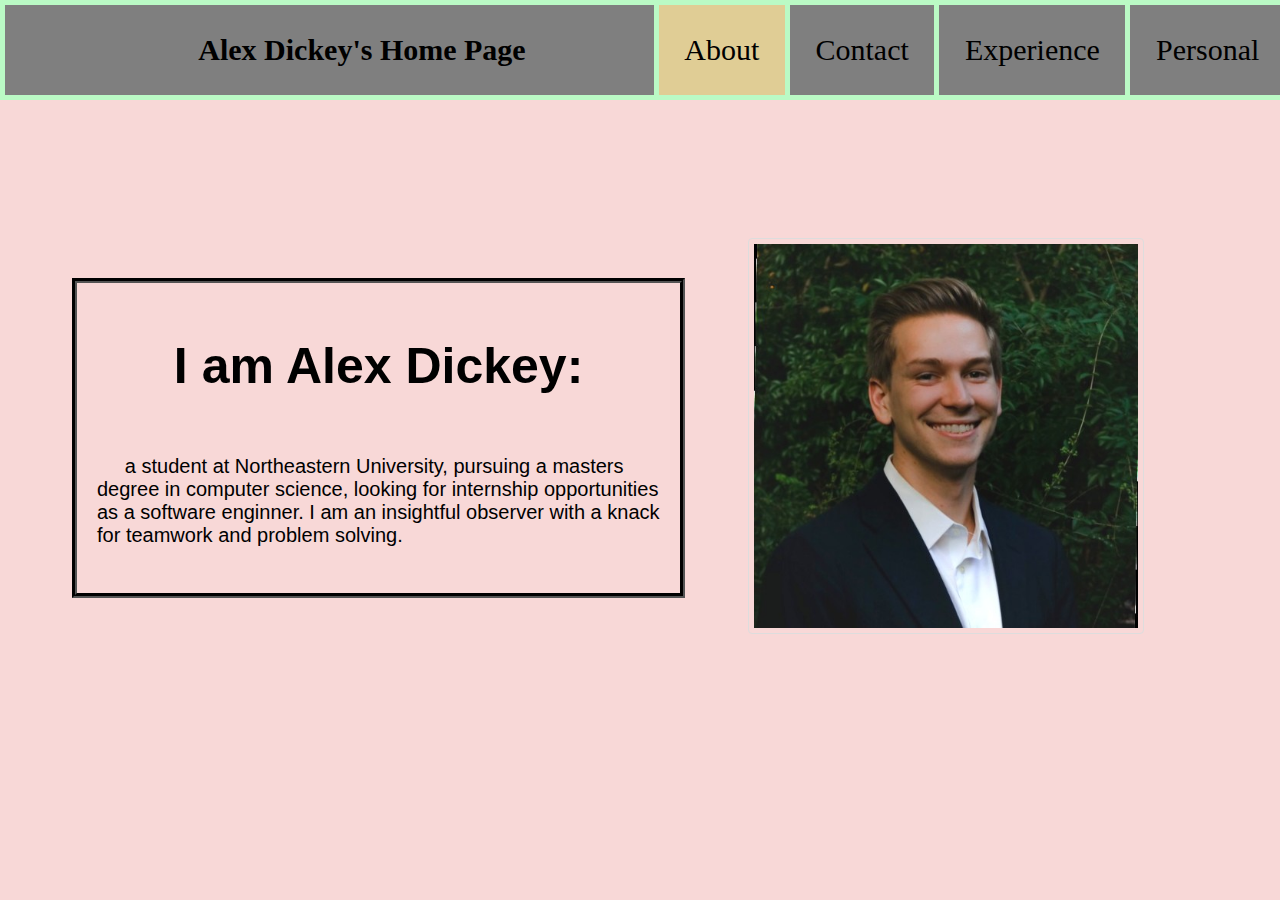
<file: index.html>
<!-- There should be a page about you, including references to any experience or 
    education you want to include.  This should also be your home or landing page.
-->

<!DOCTYPE html>
<html>
<head>
	<meta charset="utf-8">
	<meta name="viewport" content="width=device-width, initial-scale=1">
    <link rel="stylesheet" href="style.css">
	<title>Alex's Homepage</title>
</head>
<body>
        <div class="navBar navBar-Text">
            <div id="navBar-nameTag">Alex Dickey's Home Page</div>
            <a href="https://alexdickey.github.io/"> 
                <span class="navBar-Container selected-navBar-Container"> About</span>
            </a>
            <a href="https://alexdickey.github.io/contact/">
                <span class="navBar-Container">Contact </span>
            </a>
            
            <a href="https://alexdickey.github.io/experience/">
                <span class="navBar-Container"> Experience</span>
            </a>
            <a href="https://alexdickey.github.io/personal/">
                <span class="navBar-Container"> Personal </span>
            </a>
        </div>

        <div class="main-text-container"> 
            <div class="heading-container">
                <h1> I am Alex Dickey: </h1> 
            </div>
            <div class="text-container">
                &nbsp;&nbsp;&nbsp;&nbsp; a student at Northeastern University, pursuing a masters degree in computer science,
                looking for internship opportunities as a software enginner. I am an insightful observer with a knack for
                teamwork and problem solving. 
            </div>
        </div>
        <img src="linkedIn_headshot.jpg" alt="Alex Dickey">
</body>
</html>
</file>
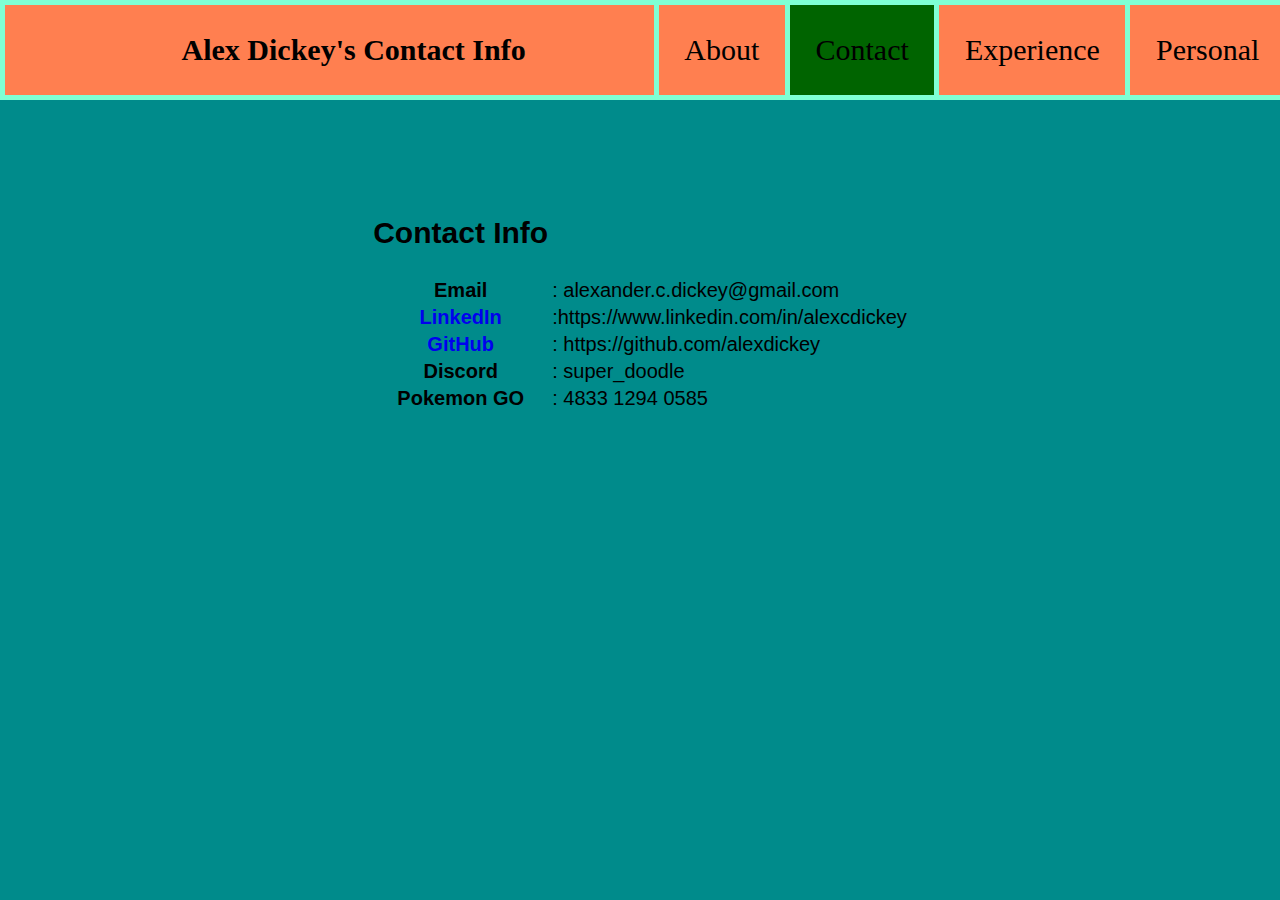
<file: contact/index.html>
<!-- One page should reference any forms of contact or online presence you wish to prompt.  This should include (if available):
    - Your email address
    - Your public Github repo
    - Your LinkedIn account
    - Instagram/Twitter/Facebook links (if they contain content you are okay with professionals seeing).
 -->
<!DOCTYPE html>
<html>
<head>
	<meta charset="utf-8">
	<meta name="viewport" content="width=device-width, initial-scale=1">
    <link rel="stylesheet" href="style.css">
	<title>Contact Information</title>
	<style>
       
    </style>
</head>
<body>
	<div class="navBar navBar-Text">
		<div id="navBar-nameTag">Alex Dickey's Contact Info</div>
        <a href="https://alexdickey.github.io/"> 
            <span class="navBar-Container"> About</span>
        </a>
        <a href="https://alexdickey.github.io/contact/">
            <span class="navBar-Container" id="selected" > Contact </span>
        </a>
        <a href="https://alexdickey.github.io/experience/">
            <span class="navBar-Container"> Experience</span>
        </a>
        <a href="https://alexdickey.github.io/personal/">
            <span class="navBar-Container"> Personal </span>
        </a>
    </div>
    <div class="main-text-container">
        <table>
			<tr>
				<td><h2>Contact Info</h2></td>
			</tr>
			<tr>
				<th>Email</th>
				<td>: alexander.c.dickey@gmail.com</td>
			</tr>
			<tr>
				<th><a href="https://www.linkedin.com/in/alexcdickey"> LinkedIn </a></th>
				<td>:https://www.linkedin.com/in/alexcdickey</td>
			</tr>
            <tr>
				<th><a href="https://github.com/alexdickey"> GitHub</a></th>
				<td>: https://github.com/alexdickey</td>
			</tr>
            <tr>
				<th>Discord</th>
				<td>: super_doodle</td>
			</tr>
            <tr>
				<th>Pokemon GO</th>
				<td>:  4833 1294 0585</td>
			</tr>
		</table>
    </div>
</body>
</html>
</file>
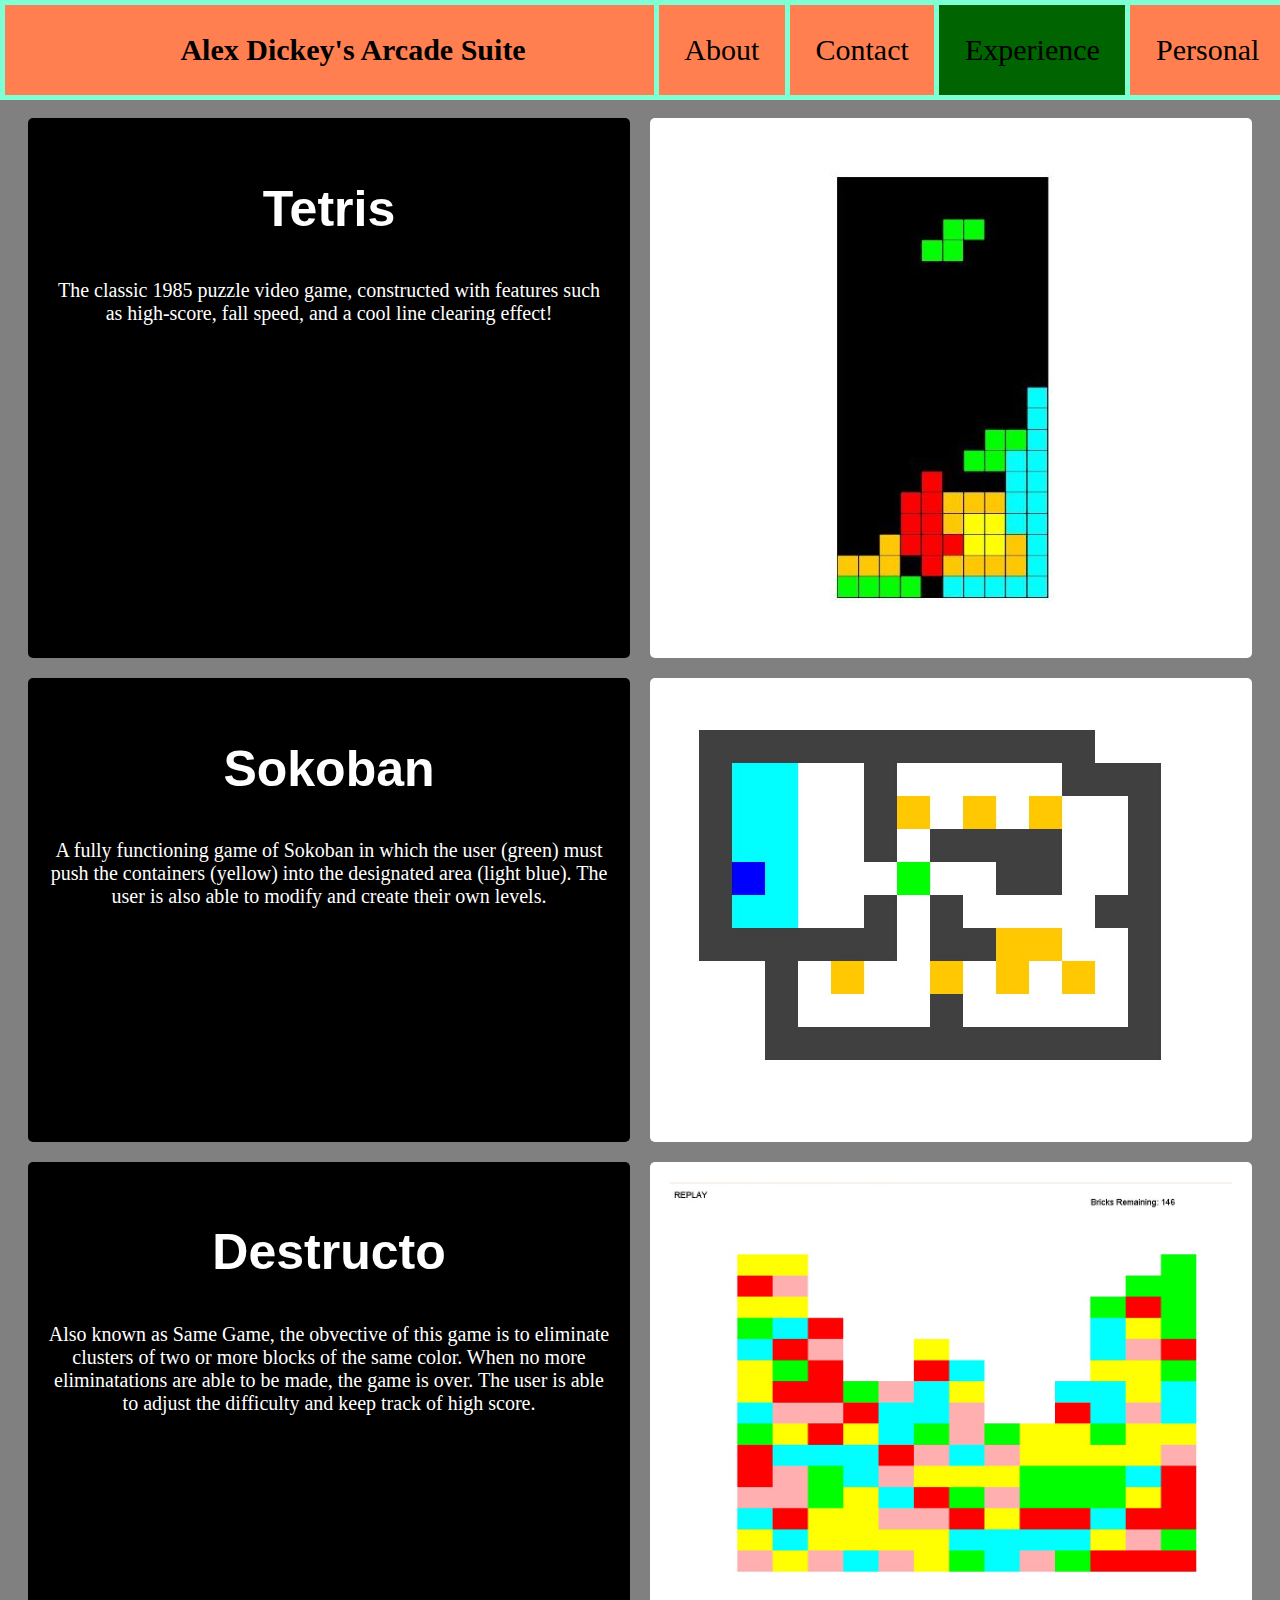
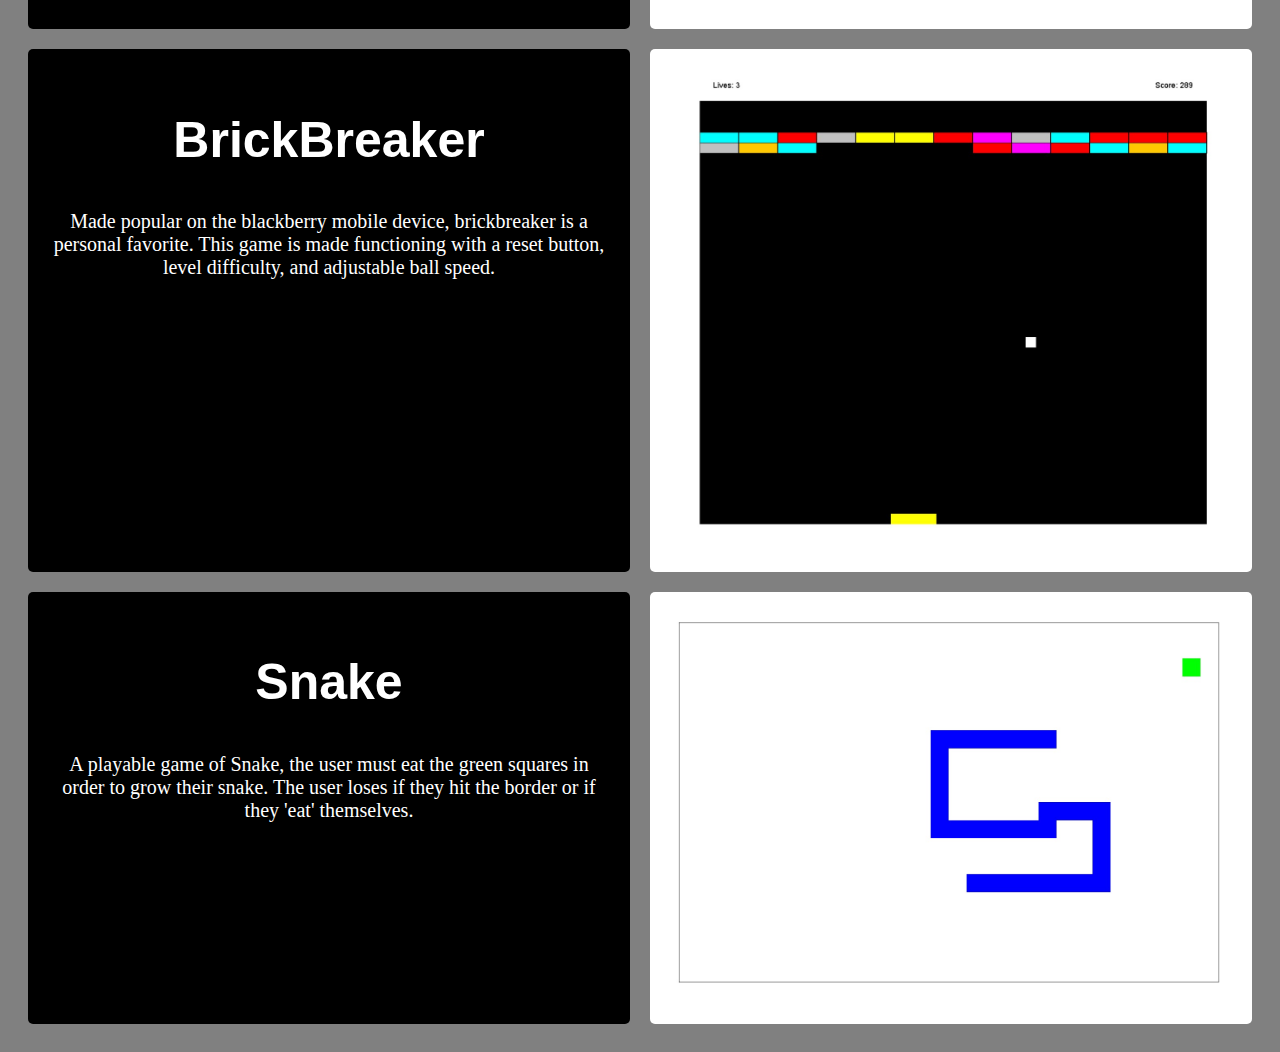
<file: experience/index.html>
<!-- There should be a page that links to or describes any projects you’ve done 
    (either personal, academic or professional.)  Links to specific code repos should be present if possible. -->

<!DOCTYPE html>
<html>
<head>
    <meta charset="utf-8">
    <meta name="viewport" content="width=device-width, initial-scale=1">
    <link rel="stylesheet" href="style.css">
    <title>Experience</title>
</head>
<body>
    <div class="navBar navBar-Text">
        <div id="navBar-nameTag">Alex Dickey's Arcade Suite</div>
        <a href="https://alexdickey.github.io/"> 
            <span class="navBar-Container navBar-Text"> About</span>
        </a>
        <a href="https://alexdickey.github.io/contact/">
            <span class="navBar-Container navBar-Text"> Contact </span>
        </a>
        <a href="https://alexdickey.github.io/experience/">
            <span class="navBar-Container navBar-Text selected-navBar-Container"> Experience</span>
        </a>
        <a href="https://alexdickey.github.io/personal/">
            <span class="navBar-Container navBar-Text"> Personal </span>
        </a>
    </div>
    <!-- <a href="https://www.linkedin.com/in/alexcdickey/"> LinkedIn </a> -->


    <!-- <div class="experience-container">
        <div> Experience: arcade suite, league of legends hero selector, pokemon fire red XP calculator</div>
        <div class="item-checkers"> CHECKERS - Include Photo of Game - Description - It being ran <div> 
        <div class="item-checkers"> OTHELLO - Include Photo of Game - Description - It being ran <div> 
        <div class="arcade-suite-tetris"> TETRIS - Include Photo of Game - Description - It being ran <div> 
        <div> MUSIC NOTATION - Include Photo of Game - Description - It being ran <div> 
    </div> -->
    <div class="experience-container">
        <div class="item-text">
            <h2>Tetris</h2>
            The classic 1985 puzzle video game, constructed with features such as high-score, fall speed, and a cool line clearing effect!
        </div> 
        <div class="item-image"> <img src="arcade_suite_imgs/tetris.jpg" alt="tetris.png"></div>

        <div class="item-text"> <h2>Sokoban</h2>
            A fully functioning game of Sokoban in which the user (green) must push the containers (yellow) into the designated area (light blue). The user is 
            also able to modify and create their own levels. 
        </div> 
        <div class="item-image"> <img src="arcade_suite_imgs/sokoban.jpg" alt="sokoban.jpg"></div> 

        <div class="item-text">
            <h2>Destructo</h2>
            Also known as Same Game, the obvective of this game is to eliminate clusters of two or more blocks of the same color. When no more eliminatations are able to be made,
            the game is over. The user is able to adjust the difficulty and keep track of high score. 
        </div> 
        <div class="item-image"> <img src="arcade_suite_imgs/destructo.jpg" alt="destructo.jpg"></div> 
        
        <div class="item-text">
            <h2>BrickBreaker</h2>
            Made popular on the blackberry mobile device, brickbreaker is a personal favorite. This game is made functioning with a reset button, level difficulty,  and adjustable ball speed.
        </div>
        <div class="item-image"> <img src="arcade_suite_imgs/brickbreaker.jpg" alt="brickbreaker.jpg"></div>
        
        <div class="item-text">
            <h2>Snake</h2>
            A playable game of Snake, the user must eat the green squares in order to grow their snake. The user loses if they hit the border or if they 'eat' themselves.
        </div>
        <div class="item-image"> <img src="arcade_suite_imgs/snake.jpg" alt="snake.jpg"></div> 
    </div>
    
</body>
</html>
</file>
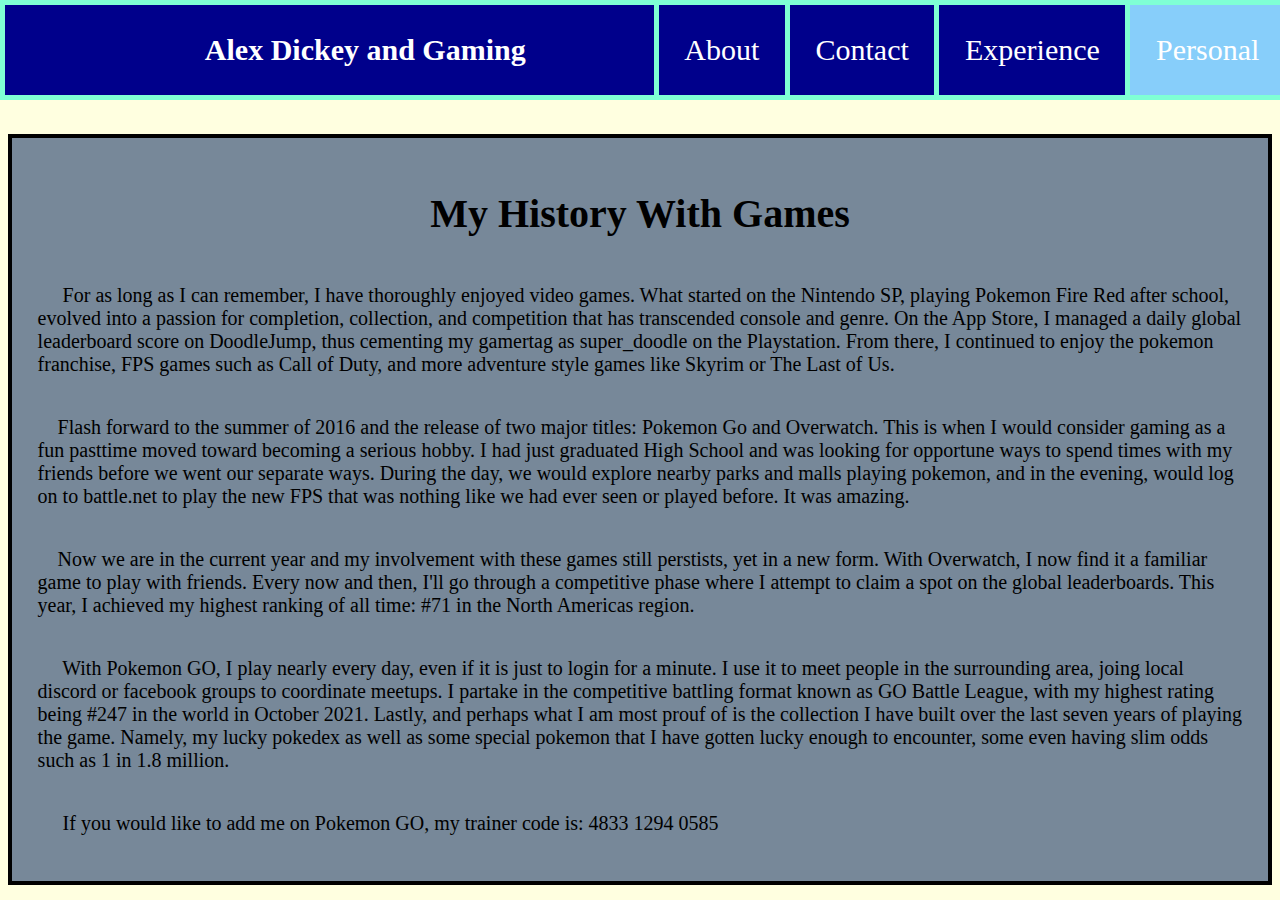
<file: personal/index.html>
<!-- A final page can be anything else that you reflects you:
    - A personal or professional blog (should have at least one entry)
    - Personal or professional images you wish to share
    - A place to show off your hobbies and interests (like books, video games, sports, movies, etc.)
 -->

 <!DOCTYPE html>
<html>
<head>
	<meta charset="utf-8">
	<meta name="viewport" content="width=device-width, initial-scale=1">
    <link rel="stylesheet" href="style.css">
	<title>Personal</title>
</head>
<body>
	<div class="navBar navBar-Text">
        <div id="navBar-nameTag">Alex Dickey and Gaming</div>
        <a href="https://alexdickey.github.io/"> 
            <span class="navBar-Container"> About</span>
        </a>
        
        <a href="https://alexdickey.github.io/contact">
            <span class="navBar-Container"> Contact </span>
        </a>
        <a href="https://alexdickey.github.io/experience/">
            <span class="navBar-Container"> Experience</span>
        </a>
        <a href="https://alexdickey.github.io/personal/">
            <span class="navBar-Container selected-navBar-Container"> Personal </span>
        </a>
    </div>

    <div class="main-text-container"> 
            <h1>My History With Games</h1>
        <p>
            &nbsp;&nbsp;&nbsp;&nbsp; For as long as I can remember, I have thoroughly enjoyed video games. What started on the Nintendo SP, 
            playing Pokemon Fire Red after school, evolved into a passion for completion, collection, and competition that has transcended console
            and genre. On the App Store, I managed a daily global leaderboard score on DoodleJump, thus cementing my gamertag as super_doodle on the Playstation.
            From there, I continued to enjoy the pokemon franchise, FPS games such as Call of Duty, and more adventure style games like Skyrim or The Last of Us. 
        </p> 
        <p>
            &nbsp;&nbsp;&nbsp;&nbsp;Flash forward to the summer of 2016 and the release of two major titles: Pokemon Go and Overwatch. This is when I 
            would consider gaming as a fun pasttime moved toward becoming a serious hobby. I had just graduated High School and was looking for 
            opportune ways to spend times with my friends before we went our separate ways. During the day, we would explore nearby parks and malls playing pokemon, and 
            in the evening, would log on to battle.net to play the new FPS that was nothing like we had ever seen or played before. It was amazing.       
        </p>
        <p>
            &nbsp;&nbsp;&nbsp;&nbsp;Now we are in the current year and my involvement with these games still perstists, yet in a new form. With Overwatch, I now find it a 
            familiar game to play with friends. Every now and then, I'll go through a competitive phase where I attempt to claim a spot on the global leaderboards.
            This year, I achieved my highest ranking of all time: #71 in the North Americas region.
        </p>
        <p>
            &nbsp;&nbsp;&nbsp;&nbsp; With Pokemon GO, I play nearly every day, even if it is just to login for a minute. I use it to meet people
            in the surrounding area, joing local discord or facebook groups to coordinate meetups. I partake in the competitive battling format known as GO Battle League, 
            with my highest rating being #247 in the world in October 2021. Lastly, and perhaps what I am most prouf of is the collection I have built over the last seven
            years of playing the game. Namely, my lucky pokedex as well as some special pokemon that I have gotten lucky enough to encounter, some even having slim odds such as 1 in 1.8 million. 
        </p>
        <p>
            &nbsp;&nbsp;&nbsp;&nbsp; If you would like to add me on Pokemon GO, my trainer code is: 4833 1294 0585
        </p>
        
    </div>
</body>
</html>
</file>
<file: style.css>
body {
    padding-top:10vh;
    background-color: #f8d8d7;
    font-size: 20px;
}
h1 {
    font-size: 50px;
    font-family:'Franklin Gothic Medium', 'Arial Narrow', Arial, sans-serif;
}
a:link {
    text-decoration: none;
}
a:visited {
    text-decoration: none;
}
.navBar {
    position: fixed;
    top: 0;
    left: 0;
    width: 100%;
    height: 10vh;

    background-color: #7f7f7f;
    border: 5px solid #bafac5 ;
    display: flex;
    justify-content: right;
    align-items: center;
    z-index: 100;
}
#navBar-nameTag {
    padding: 10vw;
    font-weight: 700;
    font-size: 100%;
}
.navBar-Container {
    width: auto;
    padding-left: 2vw;
    padding-right: 2vw;

    height: 10vh;
    line-height: 10vh;
    display: flex;
    justify-content: center;
    align-content: center;
    border-left: 5px solid #bafac5;
    color: black;
}
.navBar-Container:hover {
    background-color: aqua;
}
.selected-navBar-Container {
    background-color: #e0cd95;
}
.navBar-Text {
    font-size: 30px;
    color: black;
}
.main-text-container {
    border: 5px groove black;
    padding: 20px;
    text-align: left;
    display: flex;
    justify-content: center;
    flex-wrap: wrap;
    position: relative;
    top: 20vh;
    left: 5vw;
    height: auto;
    width: 44vw;
    height: 30vh;
}
.heading-container {
    justify-content: center; 
}
.text-container {
    justify-content: center;
    font-family: 'Trebuchet MS', 'Lucida Sans Unicode', 'Lucida Grande', 'Lucida Sans', Arial, sans-serif;
}
img {
    border: 1px solid #ddd;
    border-radius: 4px;
    padding: 5px;
    width: 30vw;
    float: right;
    margin-right: 10vw;
    position: relative;
    top: -20vh;
}
@media (width < 600px) {
    body {
        font-size: 20px;
    }
    h1 {
        font-size: 30px;
    }
    .navBar {
        justify-content: space-evenly;
    }
    .navBar-Text {
        font-size: 10px;
        font-weight: 600;
    }
    .main-text-container {
        width: 80%;
        padding: 20px;
        height: 50%;
        top: 0px;
    }
    img {
        position: relative;
        top: 5vh;
        right: 6vw;
        width: 60vw;
    }
}
</file>
<file: contact/style.css>
body {
    padding-top:10vh;
    background-color: darkcyan;
}   
a:link {
    text-decoration: none;
}
a:visited {
    text-decoration: none;
}
.navBar {
    position: fixed;
    top: 0;
    left: 0;
    width: 100%;
    height: 10vh;

    background-color: coral;
    border: 5px solid aquamarine ;
    display: flex;
    justify-content: right;
    align-items: center;
    z-index: 100;
}
.navBar-Container {
    width: auto;
    padding-left: 2vw;
    padding-right: 2vw;

    height: 10vh;
    line-height: 10vh;
    display: flex;
    justify-content: center;
    align-content: center;
    border-left: 5px solid aquamarine;
    color: black;
}
#navBar-nameTag {
    padding: 10vw;
    font-weight: 700;
}
.navBar-Container:hover {
    background-color: aqua;
}
#selected {
    background-color: darkgreen;
}
.navBar-Text {
    font-size: 30px;
    color: black;
}

.main-text-container {
    margin-top: 10vh;
    font-size: 20px;
    display: flex;
    font-family: 'Lucida Sans', 'Lucida Sans Regular', 'Lucida Grande', 'Lucida Sans Unicode', Geneva, Verdana, sans-serif;
    justify-content: center;
} 


@media (width < 600px) {
    .navBar {
        width: 100vw;
        justify-content: space-evenly;
    }
    /* .navBar-Container {
        text-align: center;
        padding-left: 2vw;
        padding-right: 2vw;
    } */
    .navBar-Text {
        font-size: 10px;
        font-weight: 600;
    }
    .main-text-container {
        font-size: 10px;
    }
    img {
        position: relative;
        top: 5vh;
        right: 6vw;
        width: 60vw;
    }
}
</file>
<file: experience/style.css>
body {
    padding-top:10vh;
    background-color: gray;
} 
a:link {
    text-decoration: none;
}
a:visited {
    text-decoration: none;
}
.navBar {
    position: fixed;
    top: 0;
    left: 0;
    width: 100%;
    height: 10vh;

    background-color: coral;
    border: 5px solid aquamarine ;
    display: flex;
    justify-content: right;
    align-items: center;
    z-index: 100;
}
.navBar-Container {
    width: auto;
    padding-left: 2vw;
    padding-right: 2vw;
    
    height: 10vh;
    line-height: 10vh;
    display: flex;
    justify-content: center;
    align-content: center;
    border-left: 5px solid aquamarine;
    color: black;
}
#navBar-nameTag {
    padding: 10vw;
    font-weight: 700;
}
.navBar-Container:hover {
    background-color: aqua;
}
.selected-navBar-Container {
    background-color: darkgreen;
}
.navBar-Text {
    font-size: 30px;
    color: black;
}
.experience-container {
    display: grid;
    grid-template-columns: repeat(2, 1fr); /* Two columns with equal width */
    grid-gap: 20px; /* Gap between grid items */
    padding: 20px; /* Padding for the container */
    background-color: gray;
}

.item-text {
    background-color: black;
    color: #fff;
    padding: 20px;
    text-align: center;
    border-radius: 5px;
    text-align: center;
    font-size: 20px;
}

.item-image {
    background-color: white;
    object-fit: contain;
    max-width: 100%;
    max-height: 100%;
    color: #fff;
    padding: 20px;
    text-align: center;
    border-radius: 5px;
    float: right;
}
img ,.item-image {
    object-fit: contain;
    max-width: 100%;
    max-height: 100%;
}
h2, .item-image {
    font-size: 50px;
    font-family:'Franklin Gothic Medium', 'Arial Narrow', Arial, sans-serif
}
@media (width < 600px) {
    .navBar {
        width: 100vw;
        justify-content: space-evenly;
    }
    .navBar-Text {
        font-size: 10px;
        font-weight: 600;
    }
    .item-text {
        font-size: 10px;
    }
    h2, .item-image {
        font-size: 25px;
        font-family:'Franklin Gothic Medium', 'Arial Narrow', Arial, sans-serif
    }
}
</file>
<file: personal/style.css>
body {
    padding-top:10vh;
    background-color: lightyellow;
} 
a:link {
    text-decoration: none;
}
a:visited {
    text-decoration: none;
}
.navBar {
    position: fixed;
    top: 0;
    left: 0;
    width: 100%;
    height: 10vh;

    background-color: darkblue;
    border: 5px solid aquamarine ;
    display: flex;
    justify-content: right;
    align-items: center;
    z-index: 100;
}
.navBar-Container {
    width: auto;
    padding-left: 2vw;
    padding-right: 2vw;
    
    height: 10vh;
    line-height: 10vh;
    display: flex;
    justify-content: center;
    align-content: center;
    border-left: 5px solid aquamarine;
    color: white;
}
#navBar-nameTag {
    padding: 10vw;
    font-weight: 700;
}
.navBar-Container:hover {
    background-color: rgb(3, 3, 59);
}
.selected-navBar-Container {
    background-color: lightskyblue;
}
.navBar-Text {
    font-size: 30px;
    color: white;
}
.main-text-container {
    margin-top: 4vh;
    background-color: lightslategrey;
    width: auto;
    height: auto;
    display: flex;
    flex-direction: column;
    flex-wrap: wrap;
    justify-content: left;
    border: 4px solid black;
    font-size: 20px;
    font-family: 'Times New Roman', Times, serif;
    padding: 2vw;
}
h1, .main-text-container {
    align-self: center;
}
@media (width < 600px) {
    .navBar {
        width: 100vw;
        justify-content: space-evenly;
    }
    .navBar-Text {
        font-size: 10px;
        font-weight: 600;
    }
    .main-text-container {
        font-size: 15px;
    }
    h2, .item-image {
        font-size: 25px;
        font-family:'Franklin Gothic Medium', 'Arial Narrow', Arial, sans-serif
    }
}
</file>
